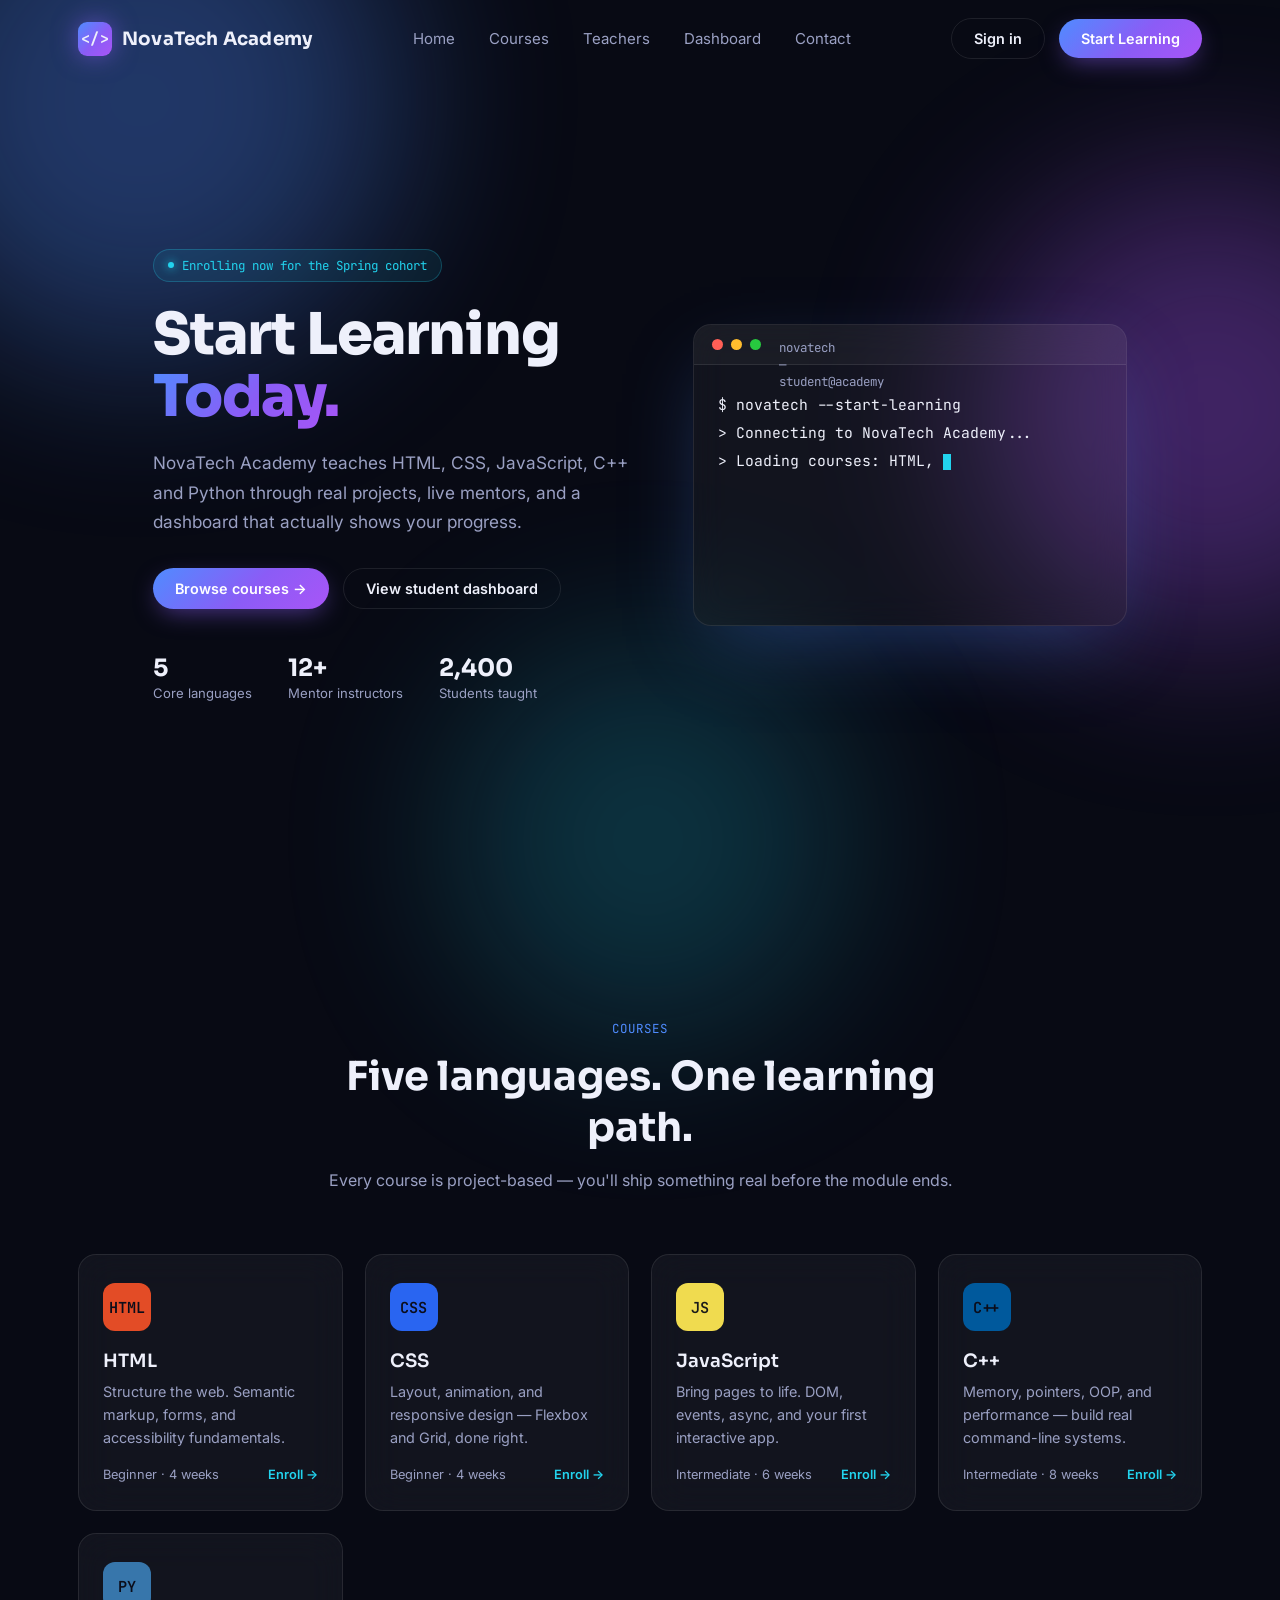
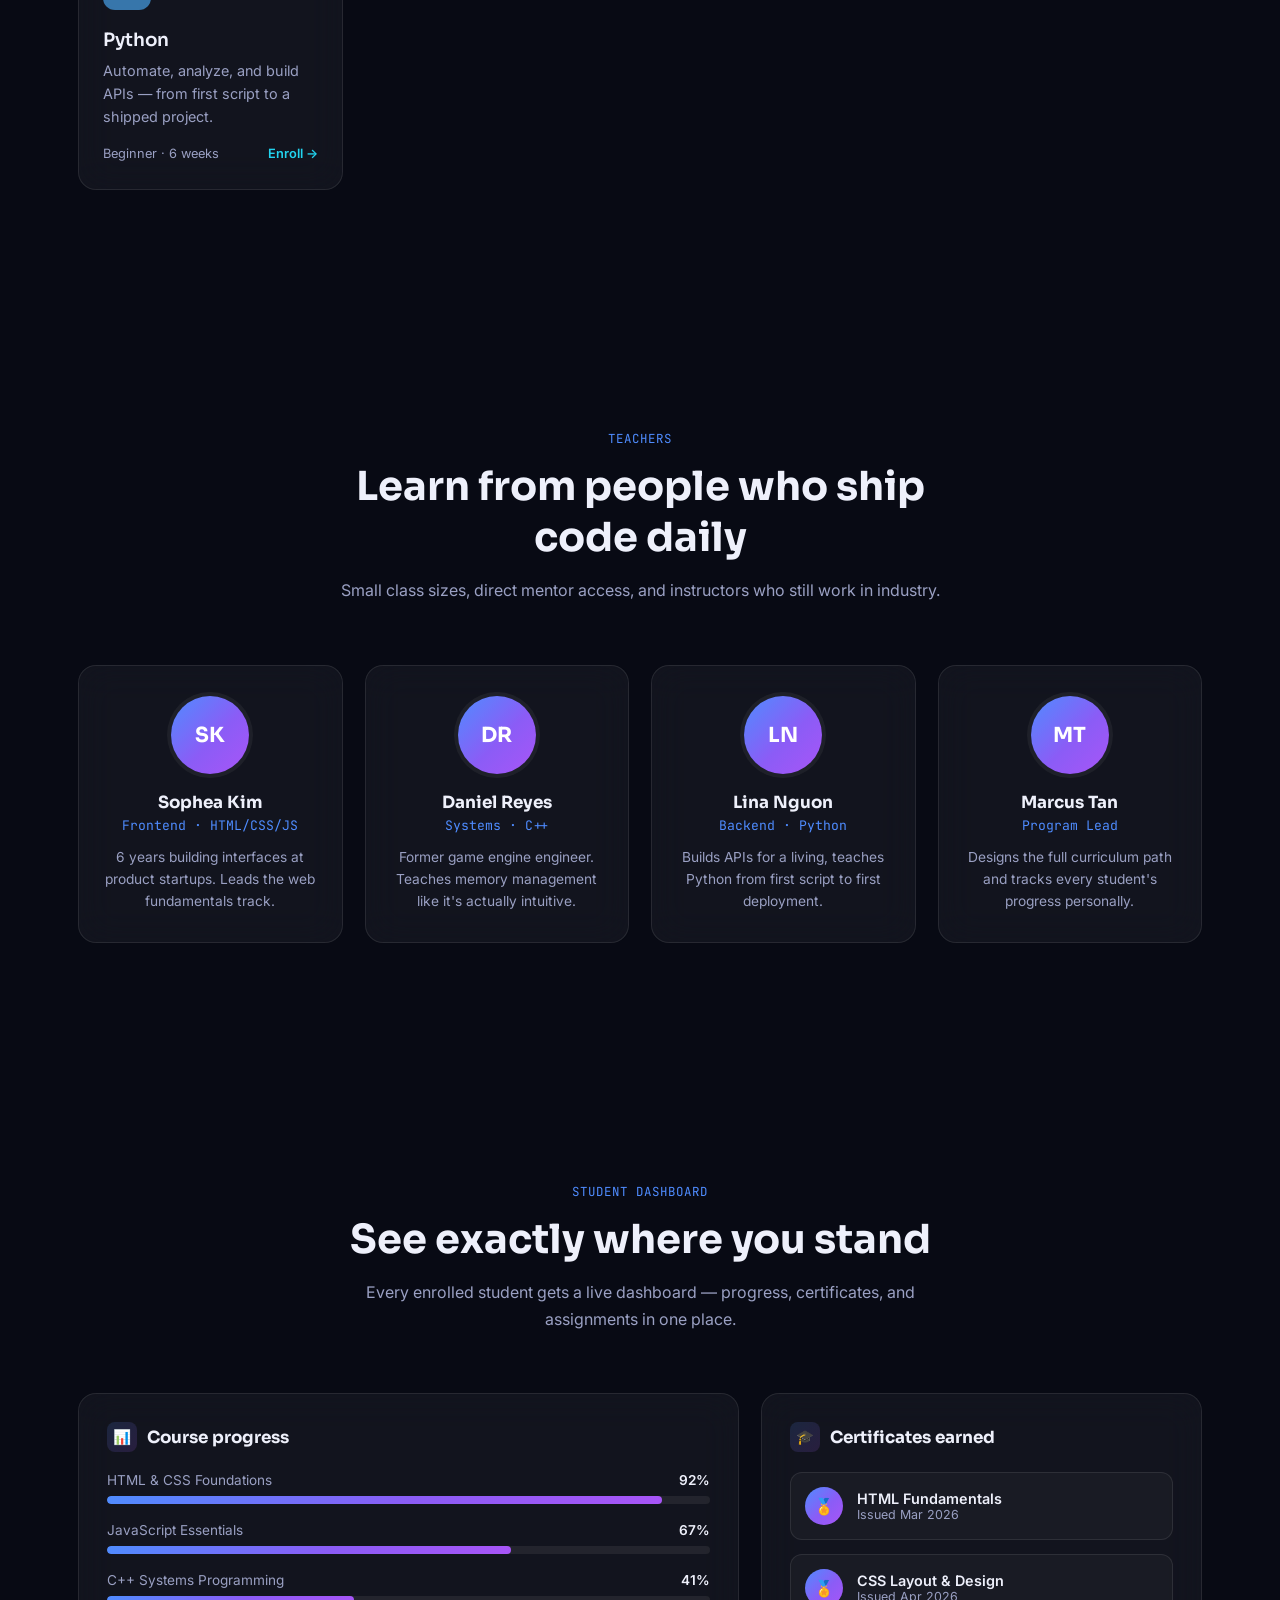
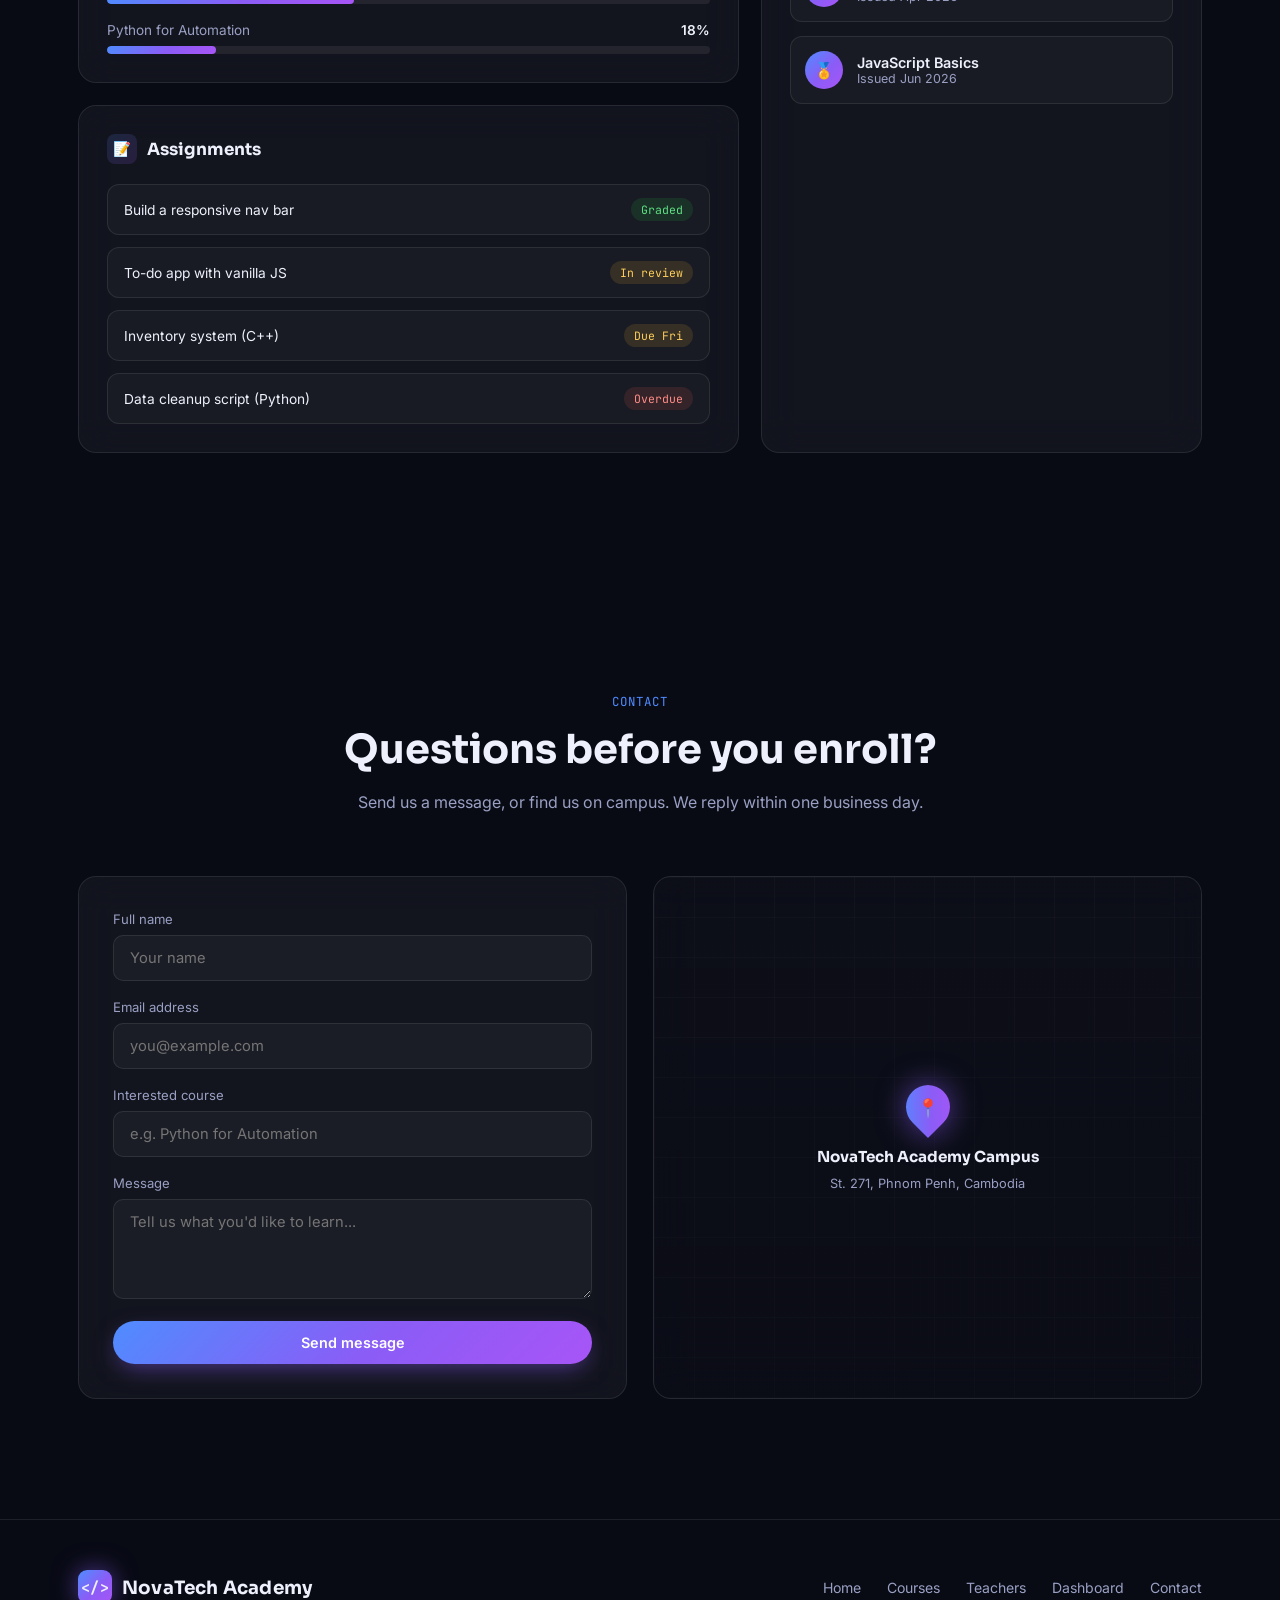
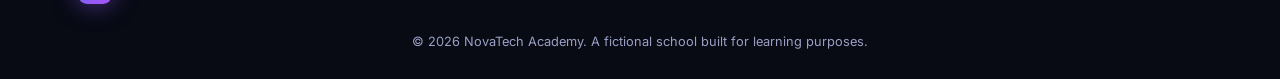
<file: portfolioMaiBunHeng/portfolio-Assingmet/Project/study.html>
<!DOCTYPE html>
<html lang="en">
  <head>
    <meta charset="UTF-8">
    <meta name="viewport" content="width=device-width, initial-scale=1.0">
    <title>NovaTech Academy — Learn to Code</title>
    <link rel="preconnect" href="https://fonts.googleapis.com">
    <link
      href="https://fonts.googleapis.com/css2?family=Sora:wght@400;600;700;800&family=Inter:wght@400;500;600&family=JetBrains+Mono:wght@400;500;600&display=swap"
      rel="stylesheet">
    <style>
  :root{
    --bg:#080a14;
    --bg-alt:#0c0f1e;
    --surface: rgba(255,255,255,0.045);
    --surface-strong: rgba(255,255,255,0.07);
    --border: rgba(255,255,255,0.09);
    --blue:#4f8cff;
    --purple:#a855f7;
    --cyan:#22d3ee;
    --text:#eef0fb;
    --text-muted:#9aa0c3;
    --grad: linear-gradient(135deg,#4f8cff 0%, #8b5cf6 55%, #a855f7 100%);
    --grad-soft: linear-gradient(135deg, rgba(79,140,255,0.15), rgba(168,85,247,0.15));
    --radius: 18px;
  }

  *{margin:0;padding:0;box-sizing:border-box;}
  html{scroll-behavior:smooth;}

  body{
    background:var(--bg);
    color:var(--text);
    font-family:'Inter', sans-serif;
    overflow-x:hidden;
    position:relative;
  }

  h1,h2,h3,h4{font-family:'Sora', sans-serif;}

  code, .mono{font-family:'JetBrains Mono', monospace;}

  a{text-decoration:none;color:inherit;}
  ul{list-style:none;}
  img{max-width:100%;display:block;}

  @media (prefers-reduced-motion: reduce){
    *{animation-duration:0.01ms !important; animation-iteration-count:1 !important; transition-duration:0.01ms !important; scroll-behavior:auto !important;}
  }

  /* ---------- Background ambience ---------- */
  .orb{
    position:fixed;
    border-radius:50%;
    filter:blur(90px);
    opacity:0.35;
    z-index:0;
    pointer-events:none;
  }
  .orb-1{width:520px;height:520px; background:var(--blue); top:-160px; left:-120px; animation:float1 18s ease-in-out infinite;}
  .orb-2{width:460px;height:460px; background:var(--purple); top:20%; right:-160px; animation:float2 22s ease-in-out infinite;}
  .orb-3{width:400px;height:400px; background:var(--cyan); bottom:-140px; left:35%; opacity:0.2; animation:float1 26s ease-in-out infinite reverse;}

  @keyframes float1{
    0%,100%{transform:translate(0,0);}
    50%{transform:translate(40px,60px);}
  }
  @keyframes float2{
    0%,100%{transform:translate(0,0);}
    50%{transform:translate(-50px,40px);}
  }

  .container{
    max-width:1180px;
    margin:0 auto;
    padding:0 28px;
    position:relative;
    z-index:1;
  }

  /* ---------- Glass card base ---------- */
  .glass{
    background:var(--surface);
    border:1px solid var(--border);
    border-radius:var(--radius);
    backdrop-filter:blur(18px);
    -webkit-backdrop-filter:blur(18px);
  }

  /* ---------- Navbar ---------- */
  header{
    position:fixed;
    top:0; left:0; right:0;
    z-index:100;
    padding:18px 0;
    transition:background .35s ease, padding .35s ease, border-color .35s ease;
    border-bottom:1px solid transparent;
  }
  header.scrolled{
    background:rgba(8,10,20,0.75);
    backdrop-filter:blur(16px);
    -webkit-backdrop-filter:blur(16px);
    padding:12px 0;
    border-bottom:1px solid var(--border);
  }
  nav{
    display:flex;
    align-items:center;
    justify-content:space-between;
  }
  .logo{
    display:flex;
    align-items:center;
    gap:10px;
    font-family:'Sora', sans-serif;
    font-weight:700;
    font-size:1.15rem;
    letter-spacing:0.2px;
  }
  .logo-mark{
    width:34px;height:34px;
    border-radius:9px;
    background:var(--grad);
    display:flex;align-items:center;justify-content:center;
    font-family:'JetBrains Mono',monospace;
    font-size:0.95rem;
    box-shadow:0 0 24px rgba(139,92,246,0.55);
  }
  .nav-links{
    display:flex;
    gap:34px;
    font-size:0.94rem;
    color:var(--text-muted);
  }
  .nav-links a{
    position:relative;
    padding:6px 0;
    transition:color .25s ease;
  }
  .nav-links a::after{
    content:'';
    position:absolute;
    left:0; bottom:0;
    width:0%; height:2px;
    background:var(--grad);
    transition:width .3s ease;
  }
  .nav-links a:hover{color:var(--text);}
  .nav-links a:hover::after{width:100%;}

  .btn{
    display:inline-flex;
    align-items:center;
    gap:8px;
    font-family:'Inter',sans-serif;
    font-weight:600;
    font-size:0.9rem;
    padding:11px 22px;
    border-radius:999px;
    cursor:pointer;
    border:none;
    transition:transform .25s ease, box-shadow .25s ease, opacity .25s ease;
  }
  .btn-primary{
    background:var(--grad);
    color:#fff;
    box-shadow:0 8px 24px -6px rgba(139,92,246,0.55);
  }
  .btn-primary:hover{transform:translateY(-2px); box-shadow:0 12px 30px -6px rgba(139,92,246,0.7);}
  .btn-ghost{
    background:transparent;
    border:1px solid var(--border);
    color:var(--text);
  }
  .btn-ghost:hover{border-color:rgba(255,255,255,0.3); transform:translateY(-2px);}

  .nav-cta{display:flex; align-items:center; gap:14px;}
  .burger{display:none; flex-direction:column; gap:5px; cursor:pointer; background:none; border:none;}
  .burger span{width:24px; height:2px; background:var(--text);}

  /* ---------- Hero ---------- */
  .hero{
    min-height:100vh;
    display:flex;
    align-items:center;
    padding-top:110px;
    padding-bottom:60px;
    position:relative;
  }
  .hero-grid{
    display:grid;
    grid-template-columns:1.05fr 0.95fr;
    gap:60px;
    align-items:center;
  }
  .eyebrow{
    display:inline-flex;
    align-items:center;
    gap:8px;
    font-family:'JetBrains Mono', monospace;
    font-size:0.78rem;
    color:var(--cyan);
    background:rgba(34,211,238,0.08);
    border:1px solid rgba(34,211,238,0.25);
    padding:7px 14px;
    border-radius:999px;
    margin-bottom:22px;
  }
  .eyebrow .dot{width:6px;height:6px;border-radius:50%;background:var(--cyan); box-shadow:0 0 10px var(--cyan); animation:pulse 1.6s ease-in-out infinite;}
  @keyframes pulse{0%,100%{opacity:1;} 50%{opacity:0.3;}}

  .hero h1{
    font-size:clamp(2.4rem, 5vw, 3.6rem);
    line-height:1.08;
    font-weight:800;
    margin-bottom:20px;
    letter-spacing:-0.02em;
  }
  .hero h1 .grad-text{
    background:var(--grad);
    -webkit-background-clip:text;
    background-clip:text;
    color:transparent;
  }
  .hero p.lead{
    color:var(--text-muted);
    font-size:1.08rem;
    max-width:480px;
    margin-bottom:32px;
    line-height:1.7;
  }
  .hero-actions{display:flex; gap:14px; margin-bottom:44px; flex-wrap:wrap;}

  .hero-stats{display:flex; gap:36px;}
  .hero-stats div{display:flex; flex-direction:column; gap:2px;}
  .hero-stats strong{font-family:'Sora',sans-serif; font-size:1.5rem;}
  .hero-stats span{font-size:0.82rem; color:var(--text-muted);}

  /* Terminal signature */
  .terminal{
    padding:0;
    overflow:hidden;
    box-shadow:0 30px 80px -20px rgba(79,140,255,0.35);
    animation:floatCard 6s ease-in-out infinite;
  }
  @keyframes floatCard{
    0%,100%{transform:translateY(0);}
    50%{transform:translateY(-14px);}
  }
  .terminal-bar{
    display:flex;
    align-items:center;
    gap:8px;
    padding:14px 18px;
    border-bottom:1px solid var(--border);
    background:rgba(255,255,255,0.03);
  }
  .terminal-bar span{width:11px;height:11px;border-radius:50%;}
  .terminal-bar .r{background:#ff5f56;}
  .terminal-bar .y{background:#ffbd2e;}
  .terminal-bar .g{background:#27c93f;}
  .terminal-title{margin-left:10px; font-family:'JetBrains Mono',monospace; font-size:0.78rem; color:var(--text-muted);}
  .terminal-body{
    padding:26px 24px;
    font-family:'JetBrains Mono', monospace;
    font-size:0.92rem;
    line-height:1.9;
    min-height:260px;
  }
  #typed-line{white-space:pre-wrap;}
  .cursor{
    display:inline-block;
    width:8px;height:1.1em;
    background:var(--cyan);
    vertical-align:text-bottom;
    animation:blink 1s step-end infinite;
  }
  @keyframes blink{50%{opacity:0;}}

  /* ---------- Section shared ---------- */
  section{position:relative; padding:120px 0; z-index:1;}
  .section-head{
    max-width:640px;
    margin:0 auto 60px;
    text-align:center;
  }
  .section-tag{
    font-family:'JetBrains Mono', monospace;
    font-size:0.78rem;
    color:var(--blue);
    letter-spacing:0.08em;
    text-transform:uppercase;
    margin-bottom:14px;
    display:block;
  }
  .section-head h2{
    font-size:clamp(1.8rem, 3.4vw, 2.5rem);
    font-weight:700;
    margin-bottom:14px;
  }
  .section-head p{color:var(--text-muted); font-size:1rem; line-height:1.7;}

  .reveal{
    opacity:0;
    transform:translateY(28px);
    transition:opacity .7s ease, transform .7s ease;
  }
  .reveal.in-view{opacity:1; transform:translateY(0);}

  /* ---------- Courses ---------- */
  .course-grid{
    display:grid;
    grid-template-columns:repeat(auto-fit, minmax(220px,1fr));
    gap:22px;
  }
  .course-card{
    padding:28px 24px;
    transition:transform .35s ease, border-color .35s ease, box-shadow .35s ease;
    cursor:default;
  }
  .course-card:hover{
    transform:translateY(-8px);
    border-color:rgba(255,255,255,0.22);
    box-shadow:0 20px 40px -18px rgba(79,140,255,0.4);
  }
  .course-icon{
    width:48px;height:48px;
    border-radius:12px;
    display:flex;align-items:center;justify-content:center;
    font-family:'JetBrains Mono',monospace;
    font-weight:600;
    font-size:0.95rem;
    margin-bottom:18px;
    color:#0b0d1a;
  }
  .course-card h3{font-size:1.15rem; margin-bottom:8px; font-weight:600;}
  .course-card p{color:var(--text-muted); font-size:0.9rem; line-height:1.6; margin-bottom:18px;}
  .course-meta{display:flex; justify-content:space-between; align-items:center; font-size:0.8rem; color:var(--text-muted);}
  .course-link{color:var(--cyan); font-weight:600; display:inline-flex; align-items:center; gap:4px;}
  .course-link:hover{text-decoration:underline;}

  /* ---------- Teachers ---------- */
  .teacher-grid{
    display:grid;
    grid-template-columns:repeat(auto-fit, minmax(230px,1fr));
    gap:22px;
  }
  .teacher-card{
    padding:30px 24px;
    text-align:center;
    transition:transform .35s ease, border-color .35s ease;
  }
  .teacher-card:hover{transform:translateY(-6px); border-color:rgba(255,255,255,0.2);}
  .avatar{
    width:78px; height:78px;
    border-radius:50%;
    margin:0 auto 18px;
    display:flex;align-items:center;justify-content:center;
    font-family:'Sora',sans-serif;
    font-weight:700;
    font-size:1.3rem;
    background:var(--grad);
    color:#fff;
    box-shadow:0 0 0 4px rgba(255,255,255,0.05);
  }
  .teacher-card h3{font-size:1.05rem; margin-bottom:4px;}
  .teacher-role{color:var(--blue); font-size:0.82rem; font-family:'JetBrains Mono',monospace; margin-bottom:12px; display:block;}
  .teacher-card p{color:var(--text-muted); font-size:0.86rem; line-height:1.6;}

  /* ---------- Dashboard ---------- */
  .dash-grid{
    display:grid;
    grid-template-columns:1.2fr 0.8fr;
    gap:22px;
  }
  .dash-col{display:flex; flex-direction:column; gap:22px;}
  .panel{padding:28px;}
  .panel h3{font-size:1.05rem; margin-bottom:20px; display:flex; align-items:center; gap:10px;}
  .panel h3 .ic{
    width:30px;height:30px;border-radius:8px;
    background:var(--grad-soft);
    display:flex;align-items:center;justify-content:center;
    font-size:0.9rem;
  }

  .progress-row{margin-bottom:18px;}
  .progress-row:last-child{margin-bottom:0;}
  .progress-label{display:flex; justify-content:space-between; font-size:0.85rem; margin-bottom:8px; color:var(--text-muted);}
  .progress-label b{color:var(--text); font-weight:600;}
  .bar{
    height:8px;
    border-radius:999px;
    background:rgba(255,255,255,0.07);
    overflow:hidden;
  }
  .bar-fill{
    height:100%;
    border-radius:999px;
    background:var(--grad);
    width:0%;
    transition:width 1.4s cubic-bezier(.2,.9,.25,1);
  }

  .cert-list{display:flex; flex-direction:column; gap:14px;}
  .cert-item{
    display:flex; align-items:center; gap:14px;
    padding:14px;
    border-radius:12px;
    background:rgba(255,255,255,0.03);
    border:1px solid var(--border);
  }
  .cert-badge{
    width:38px;height:38px;
    border-radius:50%;
    background:var(--grad);
    display:flex;align-items:center;justify-content:center;
    font-size:1rem;
    flex-shrink:0;
  }
  .cert-item div span{display:block;}
  .cert-item .cname{font-weight:600; font-size:0.9rem;}
  .cert-item .cdate{font-size:0.78rem; color:var(--text-muted);}

  .assign-list{display:flex; flex-direction:column; gap:12px;}
  .assign-item{
    display:flex; justify-content:space-between; align-items:center;
    padding:13px 16px;
    border-radius:12px;
    background:rgba(255,255,255,0.03);
    border:1px solid var(--border);
    font-size:0.86rem;
  }
  .assign-item .status{
    font-family:'JetBrains Mono',monospace;
    font-size:0.72rem;
    padding:4px 10px;
    border-radius:999px;
  }
  .status.done{background:rgba(39,201,63,0.12); color:#5fe083;}
  .status.pending{background:rgba(255,189,46,0.12); color:#ffcf5c;}
  .status.late{background:rgba(255,95,86,0.12); color:#ff8d85;}

  /* ---------- Contact ---------- */
  .contact-grid{
    display:grid;
    grid-template-columns:1fr 1fr;
    gap:26px;
    align-items:stretch;
  }
  .contact-form{padding:34px;}
  .field{margin-bottom:18px;}
  .field label{display:block; font-size:0.82rem; color:var(--text-muted); margin-bottom:8px;}
  .field input, .field textarea{
    width:100%;
    padding:13px 16px;
    background:rgba(255,255,255,0.04);
    border:1px solid var(--border);
    border-radius:10px;
    color:var(--text);
    font-family:'Inter',sans-serif;
    font-size:0.92rem;
    resize:vertical;
    transition:border-color .25s ease, background .25s ease;
  }
  .field input:focus, .field textarea:focus{
    outline:none;
    border-color:var(--blue);
    background:rgba(255,255,255,0.06);
  }
  .contact-form .btn-primary{width:100%; justify-content:center; padding:13px;}

  .map-wrap{
    padding:0;
    overflow:hidden;
    position:relative;
    min-height:320px;
  }
  .map-fake{
    width:100%; height:100%;
    min-height:320px;
    background:
      linear-gradient(rgba(8,10,20,0.55), rgba(8,10,20,0.75)),
      repeating-linear-gradient(0deg, rgba(255,255,255,0.05) 0 1px, transparent 1px 40px),
      repeating-linear-gradient(90deg, rgba(255,255,255,0.05) 0 1px, transparent 1px 40px);
    display:flex;
    align-items:center;
    justify-content:center;
    flex-direction:column;
    gap:10px;
    text-align:center;
    padding:20px;
  }
  .pin{
    width:44px;height:44px;
    border-radius:50% 50% 50% 0;
    transform:rotate(-45deg);
    background:var(--grad);
    display:flex; align-items:center; justify-content:center;
    box-shadow:0 0 30px rgba(139,92,246,0.6);
    margin-bottom:8px;
  }
  .pin span{transform:rotate(45deg); font-size:1.1rem;}
  .map-fake h4{font-size:0.95rem;}
  .map-fake p{font-size:0.8rem; color:var(--text-muted);}

  /* ---------- Footer ---------- */
  footer{
    padding:50px 0 30px;
    border-top:1px solid var(--border);
    position:relative; z-index:1;
  }
  .footer-grid{
    display:flex;
    justify-content:space-between;
    align-items:center;
    flex-wrap:wrap;
    gap:20px;
    margin-bottom:30px;
  }
  .footer-links{display:flex; gap:26px; font-size:0.88rem; color:var(--text-muted);}
  .footer-links a:hover{color:var(--text);}
  .footer-bottom{font-size:0.8rem; color:var(--text-muted); text-align:center;}

  /* ---------- Responsive ---------- */
  @media (max-width:900px){
    .hero-grid{grid-template-columns:1fr; gap:50px;}
    .hero-stats{gap:24px;}
    .dash-grid{grid-template-columns:1fr;}
    .contact-grid{grid-template-columns:1fr;}
  }
  @media (max-width:760px){
    .nav-links{
      position:fixed;
      top:64px; left:0; right:0;
      flex-direction:column;
      background:rgba(8,10,20,0.97);
      border-bottom:1px solid var(--border);
      padding:22px 28px;
      gap:18px;
      transform:translateY(-130%);
      transition:transform .35s ease;
    }
    .nav-links.open{transform:translateY(0);}
    .burger{display:flex;}
    .nav-cta .btn-ghost{display:none;}
    section{padding:80px 0;}
    .hero{padding-top:100px;}
  }
</style>
  </head>
  <body>

    <div class="orb orb-1"></div>
    <div class="orb orb-2"></div>
    <div class="orb orb-3"></div>

    <header id="site-header">
      <div class="container">
        <nav>
          <a href="#home" class="logo">
            <span class="logo-mark">&lt;/&gt;</span>
            NovaTech Academy
          </a>
          <ul class="nav-links" id="navLinks">
            <li><a href="#home">Home</a></li>
            <li><a href="#courses">Courses</a></li>
            <li><a href="#teachers">Teachers</a></li>
            <li><a href="#dashboard">Dashboard</a></li>
            <li><a href="#contact">Contact</a></li>
          </ul>
          <div class="nav-cta">
            <a href="#contact" class="btn btn-ghost">Sign in</a>
            <a href="#courses" class="btn btn-primary">Start Learning</a>
            <button class="burger" id="burger" aria-label="Toggle menu">
              <span></span><span></span><span></span>
            </button>
          </div>
        </nav>
      </div>
    </header>

    <!-- HOME / HERO -->
    <section id="home" class="hero">
      <div class="container hero-grid">
        <div>
          <span class="eyebrow"><span class="dot"></span> Enrolling now for the
            Spring cohort</span>
          <h1>Start Learning<br><span class="grad-text">Today.</span></h1>
          <p class="lead">NovaTech Academy teaches HTML, CSS, JavaScript, C++
            and Python through real projects, live mentors, and a dashboard that
            actually shows your progress.</p>
          <div class="hero-actions">
            <a href="#courses" class="btn btn-primary">Browse courses →</a>
            <a href="#dashboard" class="btn btn-ghost">View student
              dashboard</a>
          </div>
          <div class="hero-stats">
            <div><strong>5</strong><span>Core languages</span></div>
            <div><strong>12+</strong><span>Mentor instructors</span></div>
            <div><strong>2,400</strong><span>Students taught</span></div>
          </div>
        </div>

        <div class="terminal glass reveal">
          <div class="terminal-bar">
            <span class="r"></span><span class="y"></span><span
              class="g"></span>
            <span class="terminal-title">novatech — student@academy</span>
          </div>
          <div class="terminal-body">
            <div id="typed-line"></div>
          </div>
        </div>
      </div>
    </section>

    <!-- COURSES -->
    <section id="courses">
      <div class="container">
        <div class="section-head reveal">
          <span class="section-tag">Courses</span>
          <h2>Five languages. One learning path.</h2>
          <p>Every course is project-based — you'll ship something real before
            the module ends.</p>
        </div>

        <div class="course-grid">

          <div class="course-card glass reveal">
            <div class="course-icon" style="background:#e34c26;">HTML</div>
            <h3>HTML</h3>
            <p>Structure the web. Semantic markup, forms, and accessibility
              fundamentals.</p>
            <div class="course-meta">
              <span>Beginner · 4 weeks</span>
              <a href="#contact" class="course-link">Enroll →</a>
            </div>
          </div>

          <div class="course-card glass reveal">
            <div class="course-icon" style="background:#2965f1;">CSS</div>
            <h3>CSS</h3>
            <p>Layout, animation, and responsive design — Flexbox and Grid, done
              right.</p>
            <div class="course-meta">
              <span>Beginner · 4 weeks</span>
              <a href="#contact" class="course-link">Enroll →</a>
            </div>
          </div>

          <div class="course-card glass reveal">
            <div class="course-icon"
              style="background:#f0db4f; color:#1a1a1a;">JS</div>
            <h3>JavaScript</h3>
            <p>Bring pages to life. DOM, events, async, and your first
              interactive app.</p>
            <div class="course-meta">
              <span>Intermediate · 6 weeks</span>
              <a href="#contact" class="course-link">Enroll →</a>
            </div>
          </div>

          <div class="course-card glass reveal">
            <div class="course-icon" style="background:#00599c;">C++</div>
            <h3>C++</h3>
            <p>Memory, pointers, OOP, and performance — build real command-line
              systems.</p>
            <div class="course-meta">
              <span>Intermediate · 8 weeks</span>
              <a href="#contact" class="course-link">Enroll →</a>
            </div>
          </div>

          <div class="course-card glass reveal">
            <div class="course-icon" style="background:#3776ab;">PY</div>
            <h3>Python</h3>
            <p>Automate, analyze, and build APIs — from first script to a
              shipped project.</p>
            <div class="course-meta">
              <span>Beginner · 6 weeks</span>
              <a href="#contact" class="course-link">Enroll →</a>
            </div>
          </div>

        </div>
      </div>
    </section>

    <!-- TEACHERS -->
    <section id="teachers">
      <div class="container">
        <div class="section-head reveal">
          <span class="section-tag">Teachers</span>
          <h2>Learn from people who ship code daily</h2>
          <p>Small class sizes, direct mentor access, and instructors who still
            work in industry.</p>
        </div>

        <div class="teacher-grid">
          <div class="teacher-card glass reveal">
            <div class="avatar">SK</div>
            <h3>Sophea Kim</h3>
            <span class="teacher-role">Frontend · HTML/CSS/JS</span>
            <p>6 years building interfaces at product startups. Leads the web
              fundamentals track.</p>
          </div>
          <div class="teacher-card glass reveal">
            <div class="avatar">DR</div>
            <h3>Daniel Reyes</h3>
            <span class="teacher-role">Systems · C++</span>
            <p>Former game engine engineer. Teaches memory management like it's
              actually intuitive.</p>
          </div>
          <div class="teacher-card glass reveal">
            <div class="avatar">LN</div>
            <h3>Lina Nguon</h3>
            <span class="teacher-role">Backend · Python</span>
            <p>Builds APIs for a living, teaches Python from first script to
              first deployment.</p>
          </div>
          <div class="teacher-card glass reveal">
            <div class="avatar">MT</div>
            <h3>Marcus Tan</h3>
            <span class="teacher-role">Program Lead</span>
            <p>Designs the full curriculum path and tracks every student's
              progress personally.</p>
          </div>
        </div>
      </div>
    </section>

    <!-- STUDENT DASHBOARD -->
    <section id="dashboard">
      <div class="container">
        <div class="section-head reveal">
          <span class="section-tag">Student Dashboard</span>
          <h2>See exactly where you stand</h2>
          <p>Every enrolled student gets a live dashboard — progress,
            certificates, and assignments in one place.</p>
        </div>

        <div class="dash-grid">
          <div class="dash-col">
            <div class="panel glass reveal">
              <h3><span class="ic">📊</span> Course progress</h3>
              <div class="progress-row">
                <div class="progress-label"><span>HTML & CSS
                    Foundations</span><b>92%</b></div>
                <div class="bar"><div class="bar-fill"
                    data-width="92"></div></div>
              </div>
              <div class="progress-row">
                <div class="progress-label"><span>JavaScript
                    Essentials</span><b>67%</b></div>
                <div class="bar"><div class="bar-fill"
                    data-width="67"></div></div>
              </div>
              <div class="progress-row">
                <div class="progress-label"><span>C++ Systems
                    Programming</span><b>41%</b></div>
                <div class="bar"><div class="bar-fill"
                    data-width="41"></div></div>
              </div>
              <div class="progress-row">
                <div class="progress-label"><span>Python for
                    Automation</span><b>18%</b></div>
                <div class="bar"><div class="bar-fill"
                    data-width="18"></div></div>
              </div>
            </div>

            <div class="panel glass reveal">
              <h3><span class="ic">📝</span> Assignments</h3>
              <div class="assign-list">
                <div class="assign-item"><span>Build a responsive nav
                    bar</span><span class="status done">Graded</span></div>
                <div class="assign-item"><span>To-do app with vanilla
                    JS</span><span class="status pending">In review</span></div>
                <div class="assign-item"><span>Inventory system
                    (C++)</span><span class="status pending">Due
                    Fri</span></div>
                <div class="assign-item"><span>Data cleanup script
                    (Python)</span><span
                    class="status late">Overdue</span></div>
              </div>
            </div>
          </div>

          <div class="panel glass reveal">
            <h3><span class="ic">🎓</span> Certificates earned</h3>
            <div class="cert-list">
              <div class="cert-item">
                <div class="cert-badge">🏅</div>
                <div><span class="cname">HTML Fundamentals</span><span
                    class="cdate">Issued Mar 2026</span></div>
              </div>
              <div class="cert-item">
                <div class="cert-badge">🏅</div>
                <div><span class="cname">CSS Layout & Design</span><span
                    class="cdate">Issued Apr 2026</span></div>
              </div>
              <div class="cert-item">
                <div class="cert-badge">🏅</div>
                <div><span class="cname">JavaScript Basics</span><span
                    class="cdate">Issued Jun 2026</span></div>
              </div>
            </div>
          </div>
        </div>
      </div>
    </section>

    <!-- CONTACT -->
    <section id="contact">
      <div class="container">
        <div class="section-head reveal">
          <span class="section-tag">Contact</span>
          <h2>Questions before you enroll?</h2>
          <p>Send us a message, or find us on campus. We reply within one
            business day.</p>
        </div>

        <div class="contact-grid">
          <form class="contact-form glass reveal" onsubmit="return false;">
            <div class="field">
              <label for="name">Full name</label>
              <input type="text" id="name" placeholder="Your name">
            </div>
            <div class="field">
              <label for="email">Email address</label>
              <input type="email" id="email" placeholder="you@example.com">
            </div>
            <div class="field">
              <label for="course">Interested course</label>
              <input type="text" id="course"
                placeholder="e.g. Python for Automation">
            </div>
            <div class="field">
              <label for="msg">Message</label>
              <textarea id="msg" rows="4"
                placeholder="Tell us what you'd like to learn..."></textarea>
            </div>
            <button type="submit" class="btn btn-primary">Send message</button>
          </form>

          <div class="map-wrap glass reveal">
            <div class="map-fake">
              <div class="pin"><span>📍</span></div>
              <h4>NovaTech Academy Campus</h4>
              <p>St. 271, Phnom Penh, Cambodia</p>
            </div>
          </div>
        </div>
      </div>
    </section>

    <footer>
      <div class="container">
        <div class="footer-grid">
          <a href="#home" class="logo">
            <span class="logo-mark">&lt;/&gt;</span>
            NovaTech Academy
          </a>
          <ul class="footer-links">
            <li><a href="#home">Home</a></li>
            <li><a href="#courses">Courses</a></li>
            <li><a href="#teachers">Teachers</a></li>
            <li><a href="#dashboard">Dashboard</a></li>
            <li><a href="#contact">Contact</a></li>
          </ul>
        </div>
        <p class="footer-bottom">© 2026 NovaTech Academy. A fictional school
          built for learning purposes.</p>
      </div>
    </footer>

    <script>
  // ---- Navbar scroll state ----
  const header = document.getElementById('site-header');
  window.addEventListener('scroll', () => {
    header.classList.toggle('scrolled', window.scrollY > 30);
  });

  // ---- Mobile menu ----
  const burger = document.getElementById('burger');
  const navLinks = document.getElementById('navLinks');
  burger.addEventListener('click', () => navLinks.classList.toggle('open'));
  navLinks.querySelectorAll('a').forEach(a => a.addEventListener('click', () => navLinks.classList.remove('open')));

  // ---- Scroll reveal ----
  const revealEls = document.querySelectorAll('.reveal');
  const revealObserver = new IntersectionObserver((entries) => {
    entries.forEach(entry => {
      if(entry.isIntersecting){
        entry.target.classList.add('in-view');
        revealObserver.unobserve(entry.target);
      }
    });
  }, { threshold: 0.15 });
  revealEls.forEach(el => revealObserver.observe(el));

  // ---- Progress bar fill on view ----
  const bars = document.querySelectorAll('.bar-fill');
  const barObserver = new IntersectionObserver((entries) => {
    entries.forEach(entry => {
      if(entry.isIntersecting){
        entry.target.style.width = entry.target.dataset.width + '%';
        barObserver.unobserve(entry.target);
      }
    });
  }, { threshold: 0.4 });
  bars.forEach(b => barObserver.observe(b));

  // ---- Terminal typing animation ----
  const lines = [
    "$ novatech --start-learning",
    "> Connecting to NovaTech Academy...",
    "> Loading courses: HTML, CSS, JS, C++, Python",
    'const student = { level: "beginner" };',
    'student.start("today");',
    "> \u2714 5 courses ready",
    "> \u2714 Mentors online",
    "> Ready when you are. Let's build."
  ];

  const typedEl = document.getElementById('typed-line');
  let lineIndex = 0, charIndex = 0, rendered = "";

  function typeNextChar(){
    if(lineIndex >= lines.length){
      setTimeout(() => {
        rendered = "";
        lineIndex = 0;
        charIndex = 0;
        typedEl.innerHTML = "";
        typeNextChar();
      }, 2200);
      return;
    }
    const current = lines[lineIndex];
    if(charIndex === 0) rendered += (lineIndex > 0 ? "\n" : "");

    if(charIndex <= current.length){
      const partial = current.slice(0, charIndex);
      typedEl.innerHTML = rendered + partial + '<span class="cursor"></span>';
      charIndex++;
      setTimeout(typeNextChar, 26);
    } else {
      rendered += current;
      lineIndex++;
      charIndex = 0;
      setTimeout(typeNextChar, 380);
    }
  }
  typeNextChar();
</script>

  </body>
</html>
</file>
